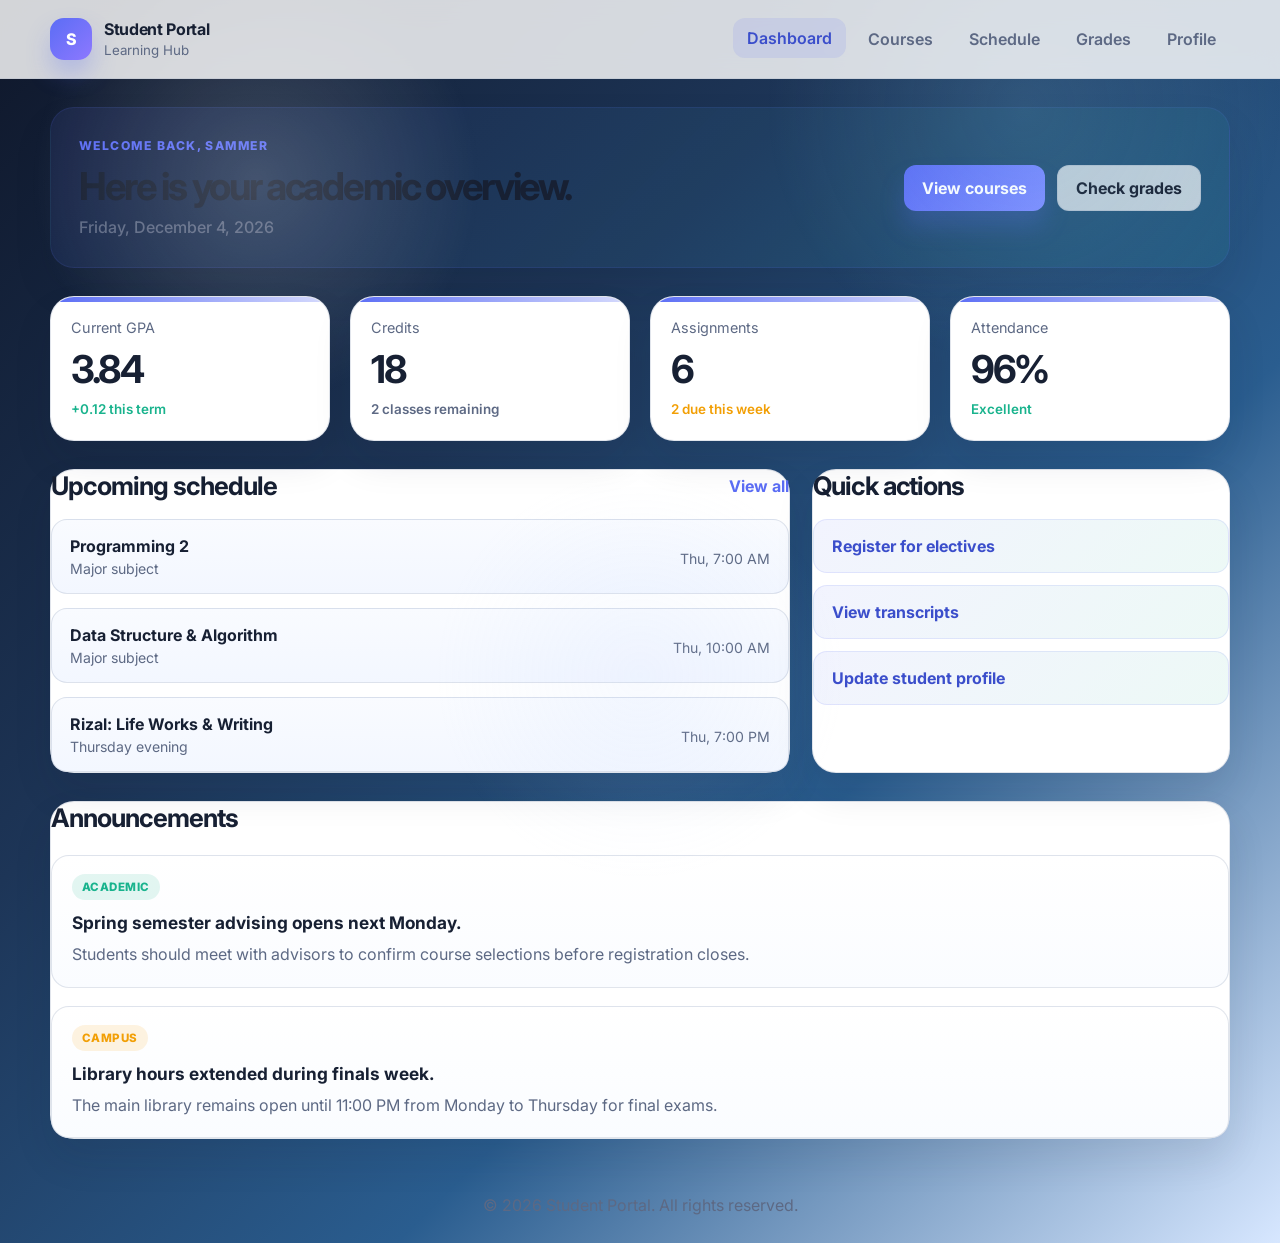
<file: index.html>
<!DOCTYPE html>
<html lang="en">
  <head>
    <meta charset="UTF-8" />
    <meta name="viewport" content="width=device-width, initial-scale=1.0" />
    <title>Student Portal | Dashboard</title>
    <link rel="preconnect" href="https://fonts.googleapis.com" />
    <link rel="preconnect" href="https://fonts.gstatic.com" crossorigin />
    <link href="https://fonts.googleapis.com/css2?family=Inter:wght@400;500;600;700;800&display=swap" rel="stylesheet" />
    <link rel="stylesheet" href="styles.css" />
  </head>
  <body>
    <header class="site-header">
      <div class="container nav-wrap">
        <div class="brand" aria-label="Student Portal Home">
          <span class="brand-mark">S</span>
          <div>
            <strong>Student Portal</strong>
            <small>Learning Hub</small>
          </div>
        </div>

        <button class="nav-toggle" aria-label="Toggle navigation" aria-expanded="false">
          ☰
        </button>

        <nav class="main-nav" id="mainNav" aria-label="Main navigation">
          <a class="nav-link active" href="index.html">Dashboard</a>
          <a class="nav-link" href="courses.html">Courses</a>
          <a class="nav-link" href="schedule.html">Schedule</a>
          <a class="nav-link" href="grades.html">Grades</a>
          <a class="nav-link" href="profile.html">Profile</a>
        </nav>
      </div>
    </header>

    <main class="container page-shell">
      <section class="page-hero panel">
        <div>
          <p class="eyebrow">Welcome back, Sammer</p>
          <h1>Here is your academic overview.</h1>
          <p class="subtitle" data-date>Loading date...</p>
        </div>
        <div class="hero-actions">
          <a class="primary-btn" href="courses.html">View courses</a>
          <a class="secondary-btn" href="grades.html">Check grades</a>
        </div>
      </section>

      <section class="stats-grid">
        <article class="stat-card panel">
          <span class="stat-label">Current GPA</span>
          <strong class="stat-value">3.84</strong>
          <small class="trend positive">+0.12 this term</small>
        </article>
        <article class="stat-card panel">
          <span class="stat-label">Credits</span>
          <strong class="stat-value">18</strong>
          <small class="trend neutral">2 classes remaining</small>
        </article>
        <article class="stat-card panel">
          <span class="stat-label">Assignments</span>
          <strong class="stat-value">6</strong>
          <small class="trend warning">2 due this week</small>
        </article>
        <article class="stat-card panel">
          <span class="stat-label">Attendance</span>
          <strong class="stat-value">96%</strong>
          <small class="trend positive">Excellent</small>
        </article>
      </section>

      <section class="content-grid">
        <div class="panel">
          <div class="panel-header">
            <h2>Upcoming schedule</h2>
            <a href="schedule.html">View all</a>
          </div>
          <ul class="schedule-list">
            <li>
              <div>
                <strong>Programming 2</strong>
                <span>Major subject</span>
              </div>
              <time>Thu, 7:00 AM</time>
            </li>
            <li>
              <div>
                <strong>Data Structure &amp; Algorithm</strong>
                <span>Major subject</span>
              </div>
              <time>Thu, 10:00 AM</time>
            </li>
            <li>
              <div>
                <strong>Rizal: Life Works &amp; Writing</strong>
                <span>Thursday evening</span>
              </div>
              <time>Thu, 7:00 PM</time>
            </li>
          </ul>
        </div>

        <div class="panel">
          <div class="panel-header">
            <h2>Quick actions</h2>
          </div>
          <div class="quick-actions">
            <a href="courses.html">Register for electives</a>
            <a href="grades.html">View transcripts</a>
            <a href="profile.html">Update student profile</a>
          </div>
        </div>
      </section>

      <section class="panel">
        <div class="panel-header">
          <h2>Announcements</h2>
        </div>
        <div class="announcement-list">
          <article>
            <span class="tag success">Academic</span>
            <h3>Spring semester advising opens next Monday.</h3>
            <p>Students should meet with advisors to confirm course selections before registration closes.</p>
          </article>
          <article>
            <span class="tag warning">Campus</span>
            <h3>Library hours extended during finals week.</h3>
            <p>The main library remains open until 11:00 PM from Monday to Thursday for final exams.</p>
          </article>
        </div>
      </section>
    </main>

    <footer class="site-footer">
      <div class="container">
        <p>© <span data-year></span> Student Portal. All rights reserved.</p>
      </div>
    </footer>

    <script src="script.js"></script>
  </body>
</html>
</file>
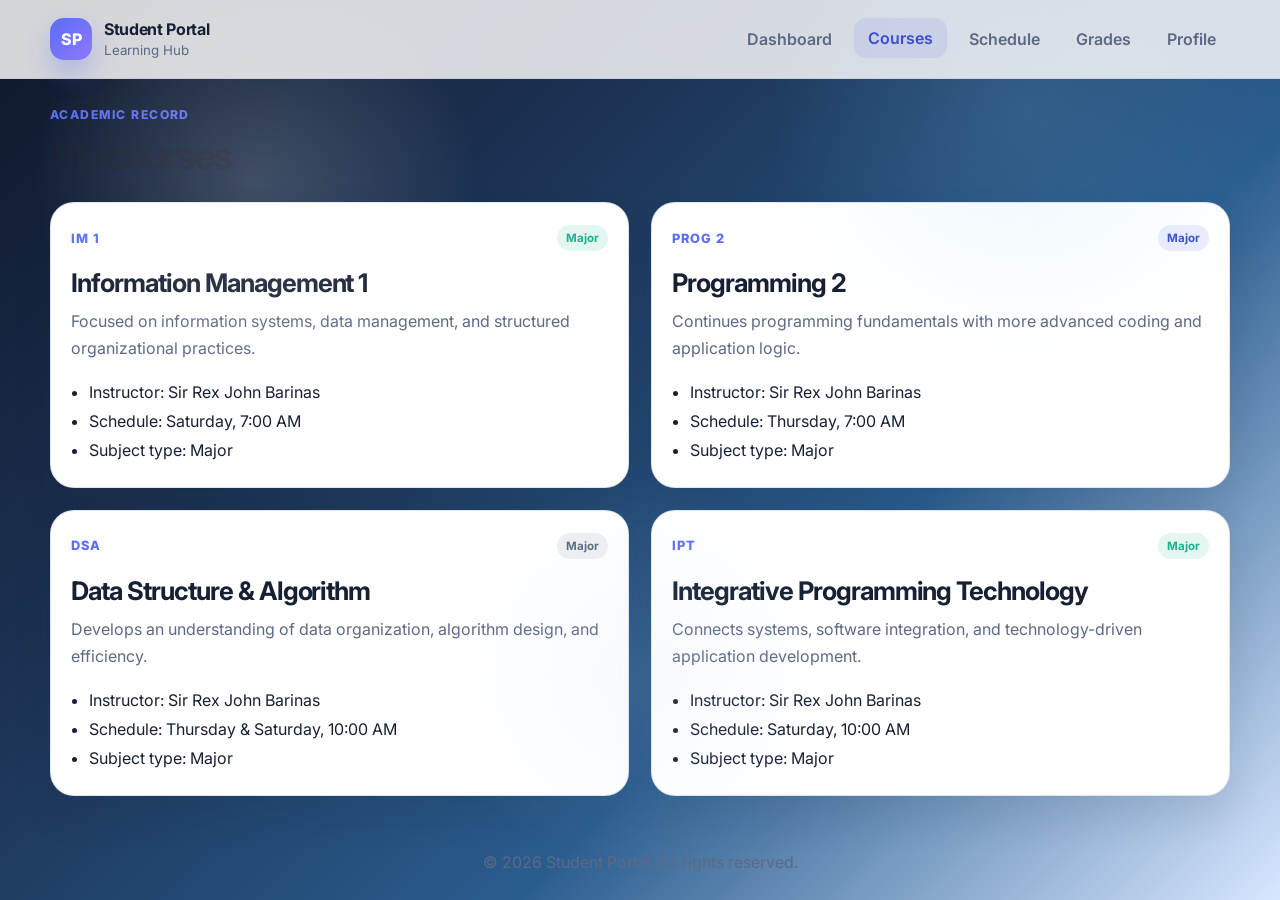
<file: courses.html>
<!DOCTYPE html>
<html lang="en">
  <head>
    <meta charset="UTF-8" />
    <meta name="viewport" content="width=device-width, initial-scale=1.0" />
    <title>Student Portal | Courses</title>
    <link rel="preconnect" href="https://fonts.googleapis.com" />
    <link rel="preconnect" href="https://fonts.gstatic.com" crossorigin />
    <link href="https://fonts.googleapis.com/css2?family=Inter:wght@400;500;600;700;800&display=swap" rel="stylesheet" />
    <link rel="stylesheet" href="styles.css" />
  </head>
  <body>
    <header class="site-header">
      <div class="container nav-wrap">
        <div class="brand" aria-label="Student Portal Home">
          <span class="brand-mark">SP</span>
          <div>
            <strong>Student Portal</strong>
            <small>Learning Hub</small>
          </div>
        </div>

        <button class="nav-toggle" aria-label="Toggle navigation" aria-expanded="false">
          ☰
        </button>

        <nav class="main-nav" id="mainNav" aria-label="Main navigation">
          <a class="nav-link" href="index.html">Dashboard</a>
          <a class="nav-link active" href="courses.html">Courses</a>
          <a class="nav-link" href="schedule.html">Schedule</a>
          <a class="nav-link" href="grades.html">Grades</a>
          <a class="nav-link" href="profile.html">Profile</a>
        </nav>
      </div>
    </header>

    <main class="container page-shell">
      <section class="page-heading">
        <p class="eyebrow">Academic record</p>
        <h1>My courses</h1>
      </section>

      <section class="course-grid">
        <article class="course-card panel">
          <div class="course-topline">
            <span class="course-code">IM 1</span>
            <span class="course-badge success">Major</span>
          </div>
          <h2>Information Management 1</h2>
          <p>Focused on information systems, data management, and structured organizational practices.</p>
          <ul>
            <li>Instructor: Sir Rex John Barinas</li>
            <li>Schedule: Saturday, 7:00 AM</li>
            <li>Subject type: Major</li>
          </ul>
        </article>

        <article class="course-card panel">
          <div class="course-topline">
            <span class="course-code">PROG 2</span>
            <span class="course-badge info">Major</span>
          </div>
          <h2>Programming 2</h2>
          <p>Continues programming fundamentals with more advanced coding and application logic.</p>
          <ul>
            <li>Instructor: Sir Rex John Barinas</li>
            <li>Schedule: Thursday, 7:00 AM</li>
            <li>Subject type: Major</li>
          </ul>
        </article>

        <article class="course-card panel">
          <div class="course-topline">
            <span class="course-code">DSA</span>
            <span class="course-badge neutral">Major</span>
          </div>
          <h2>Data Structure &amp; Algorithm</h2>
          <p>Develops an understanding of data organization, algorithm design, and efficiency.</p>
          <ul>
            <li>Instructor: Sir Rex John Barinas</li>
            <li>Schedule: Thursday &amp; Saturday, 10:00 AM</li>
            <li>Subject type: Major</li>
          </ul>
        </article>

        <article class="course-card panel">
          <div class="course-topline">
            <span class="course-code">IPT</span>
            <span class="course-badge success">Major</span>
          </div>
          <h2>Integrative Programming Technology</h2>
          <p>Connects systems, software integration, and technology-driven application development.</p>
          <ul>
            <li>Instructor: Sir Rex John Barinas</li>
            <li>Schedule: Saturday, 10:00 AM</li>
            <li>Subject type: Major</li>
          </ul>
        </article>
      </section>
    </main>

    <footer class="site-footer">
      <div class="container">
        <p>© <span data-year></span> Student Portal. All rights reserved.</p>
      </div>
    </footer>

    <script src="script.js"></script>
  </body>
</html>
</file>
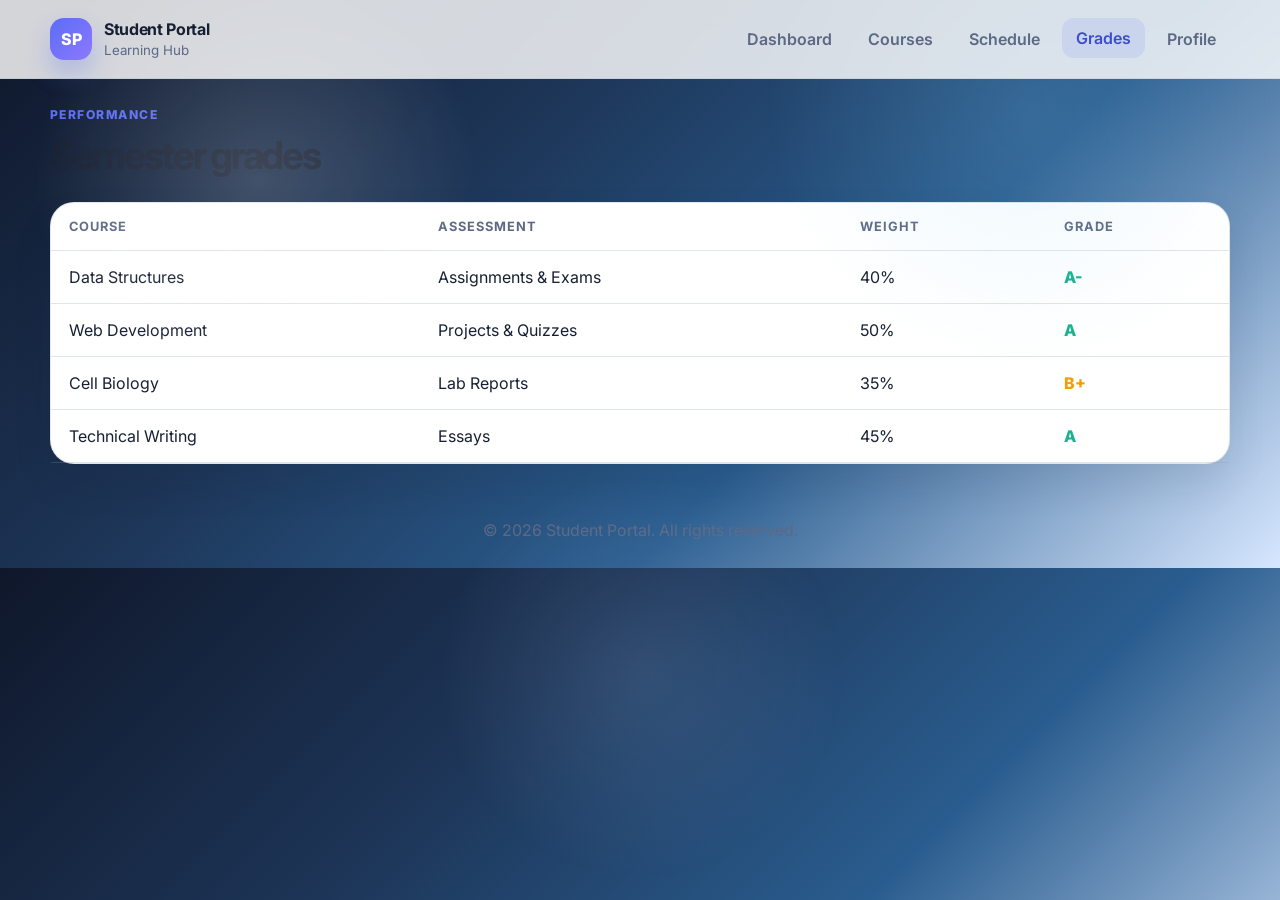
<file: grades.html>
<!DOCTYPE html>
<html lang="en">
  <head>
    <meta charset="UTF-8" />
    <meta name="viewport" content="width=device-width, initial-scale=1.0" />
    <title>Student Portal | Grades</title>
    <link rel="preconnect" href="https://fonts.googleapis.com" />
    <link rel="preconnect" href="https://fonts.gstatic.com" crossorigin />
    <link href="https://fonts.googleapis.com/css2?family=Inter:wght@400;500;600;700;800&display=swap" rel="stylesheet" />
    <link rel="stylesheet" href="styles.css" />
  </head>
  <body>
    <header class="site-header">
      <div class="container nav-wrap">
        <div class="brand" aria-label="Student Portal Home">
          <span class="brand-mark">SP</span>
          <div>
            <strong>Student Portal</strong>
            <small>Learning Hub</small>
          </div>
        </div>

        <button class="nav-toggle" aria-label="Toggle navigation" aria-expanded="false">
          ☰
        </button>

        <nav class="main-nav" id="mainNav" aria-label="Main navigation">
          <a class="nav-link" href="index.html">Dashboard</a>
          <a class="nav-link" href="courses.html">Courses</a>
          <a class="nav-link" href="schedule.html">Schedule</a>
          <a class="nav-link active" href="grades.html">Grades</a>
          <a class="nav-link" href="profile.html">Profile</a>
        </nav>
      </div>
    </header>

    <main class="container page-shell">
      <section class="page-heading">
        <p class="eyebrow">Performance</p>
        <h1>Semester grades</h1>
      </section>

      <section class="panel">
        <table class="grades-table">
          <thead>
            <tr>
              <th>Course</th>
              <th>Assessment</th>
              <th>Weight</th>
              <th>Grade</th>
            </tr>
          </thead>
          <tbody>
            <tr>
              <td>Data Structures</td>
              <td>Assignments & Exams</td>
              <td>40%</td>
              <td class="grade good">A-</td>
            </tr>
            <tr>
              <td>Web Development</td>
              <td>Projects & Quizzes</td>
              <td>50%</td>
              <td class="grade good">A</td>
            </tr>
            <tr>
              <td>Cell Biology</td>
              <td>Lab Reports</td>
              <td>35%</td>
              <td class="grade avg">B+</td>
            </tr>
            <tr>
              <td>Technical Writing</td>
              <td>Essays</td>
              <td>45%</td>
              <td class="grade good">A</td>
            </tr>
          </tbody>
        </table>
      </section>
    </main>

    <footer class="site-footer">
      <div class="container">
        <p>© <span data-year></span> Student Portal. All rights reserved.</p>
      </div>
    </footer>

    <script src="script.js"></script>
  </body>
</html>
</file>
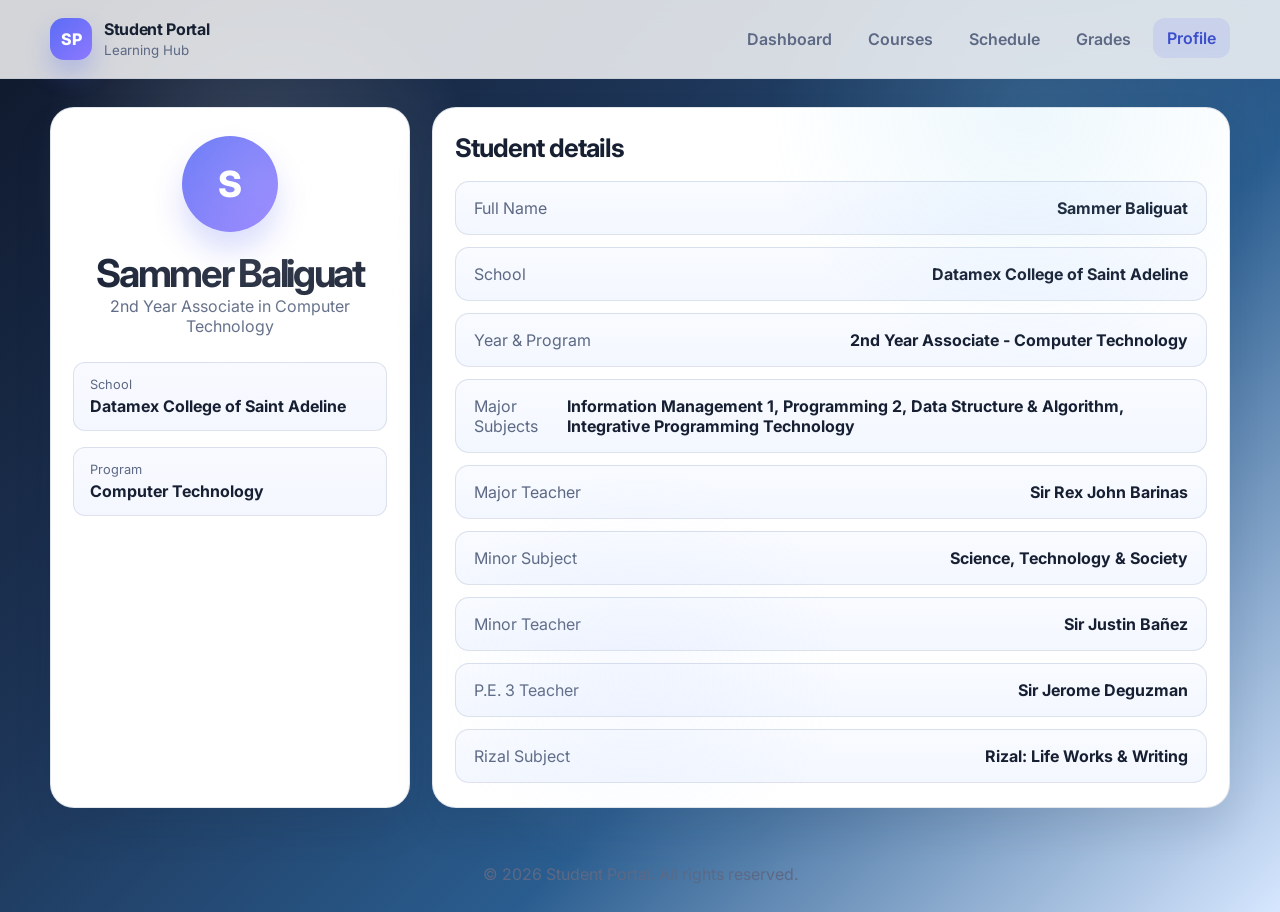
<file: profile.html>
<!DOCTYPE html>
<html lang="en">
  <head>
    <meta charset="UTF-8" />
    <meta name="viewport" content="width=device-width, initial-scale=1.0" />
    <title>Student Portal | Profile</title>
    <link rel="preconnect" href="https://fonts.googleapis.com" />
    <link rel="preconnect" href="https://fonts.gstatic.com" crossorigin />
    <link href="https://fonts.googleapis.com/css2?family=Inter:wght@400;500;600;700;800&display=swap" rel="stylesheet" />
    <link rel="stylesheet" href="styles.css" />
  </head>
  <body>
    <header class="site-header">
      <div class="container nav-wrap">
        <div class="brand" aria-label="Student Portal Home">
          <span class="brand-mark">SP</span>
          <div>
            <strong>Student Portal</strong>
            <small>Learning Hub</small>
          </div>
        </div>

        <button class="nav-toggle" aria-label="Toggle navigation" aria-expanded="false">
          ☰
        </button>

        <nav class="main-nav" id="mainNav" aria-label="Main navigation">
          <a class="nav-link" href="index.html">Dashboard</a>
          <a class="nav-link" href="courses.html">Courses</a>
          <a class="nav-link" href="schedule.html">Schedule</a>
          <a class="nav-link" href="grades.html">Grades</a>
          <a class="nav-link active" href="profile.html">Profile</a>
        </nav>
      </div>
    </header>

    <main class="container page-shell">
      <section class="profile-layout">
        <div class="panel profile-card">
          <div class="avatar">S</div>
          <h1>Sammer Baliguat</h1>
          <p class="text-muted">2nd Year Associate in Computer Technology</p>
          <div class="profile-meta">
            <div>
              <span>School</span>
              <strong>Datamex College of Saint Adeline</strong>
            </div>
            <div>
              <span>Program</span>
              <strong>Computer Technology</strong>
            </div>
          </div>
        </div>

        <div class="panel info-panel">
          <div class="panel-header">
            <h2>Student details</h2>
          </div>
          <ul class="detail-list">
            <li><span>Full Name</span><strong>Sammer Baliguat</strong></li>
            <li><span>School</span><strong>Datamex College of Saint Adeline</strong></li>
            <li><span>Year & Program</span><strong>2nd Year Associate - Computer Technology</strong></li>
            <li><span>Major Subjects</span><strong>Information Management 1, Programming 2, Data Structure &amp; Algorithm, Integrative Programming Technology</strong></li>
            <li><span>Major Teacher</span><strong>Sir Rex John Barinas</strong></li>
            <li><span>Minor Subject</span><strong>Science, Technology &amp; Society</strong></li>
            <li><span>Minor Teacher</span><strong>Sir Justin Bañez</strong></li>
            <li><span>P.E. 3 Teacher</span><strong>Sir Jerome Deguzman</strong></li>
            <li><span>Rizal Subject</span><strong>Rizal: Life Works &amp; Writing</strong></li>
          </ul>
        </div>
      </section>
    </main>

    <footer class="site-footer">
      <div class="container">
        <p>© <span data-year></span> Student Portal. All rights reserved.</p>
      </div>
    </footer>

    <script src="script.js"></script>
  </body>
</html>
</file>
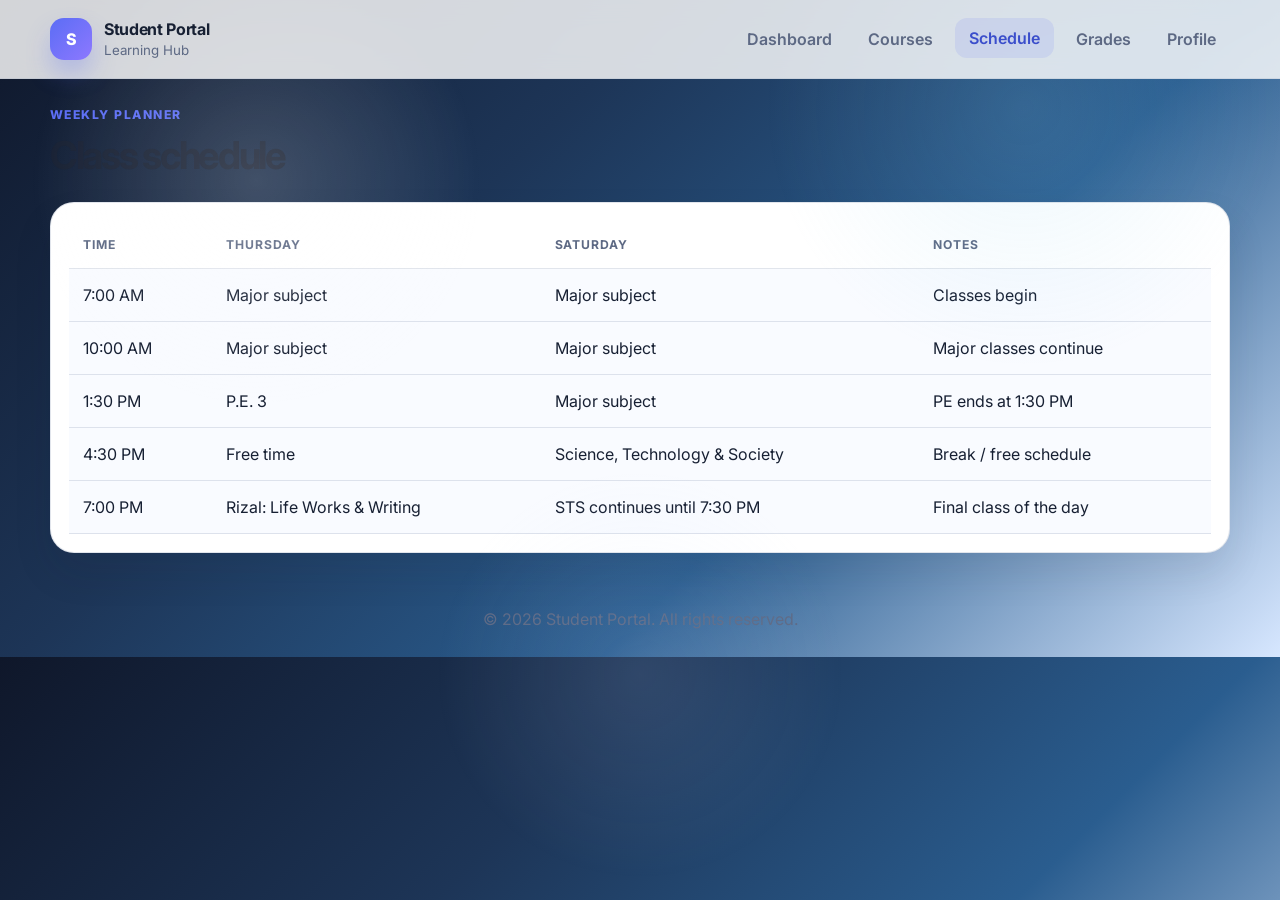
<file: schedule.html>
<!DOCTYPE html>
<html lang="en">
  <head>
    <meta charset="UTF-8" />
    <meta name="viewport" content="width=device-width, initial-scale=1.0" />
    <title>Student Portal | Schedule</title>
    <link rel="preconnect" href="https://fonts.googleapis.com" />
    <link rel="preconnect" href="https://fonts.gstatic.com" crossorigin />
    <link href="https://fonts.googleapis.com/css2?family=Inter:wght@400;500;600;700;800&display=swap" rel="stylesheet" />
    <link rel="stylesheet" href="styles.css" />
  </head>
  <body>
    <header class="site-header">
      <div class="container nav-wrap">
        <div class="brand" aria-label="Student Portal Home">
          <span class="brand-mark">S</span>
          <div>
            <strong>Student Portal</strong>
            <small>Learning Hub</small>
          </div>
        </div>

        <button class="nav-toggle" aria-label="Toggle navigation" aria-expanded="false">
          ☰
        </button>

        <nav class="main-nav" id="mainNav" aria-label="Main navigation">
          <a class="nav-link" href="index.html">Dashboard</a>
          <a class="nav-link" href="courses.html">Courses</a>
          <a class="nav-link active" href="schedule.html">Schedule</a>
          <a class="nav-link" href="grades.html">Grades</a>
          <a class="nav-link" href="profile.html">Profile</a>
        </nav>
      </div>
    </header>

    <main class="container page-shell">
      <section class="page-heading">
        <p class="eyebrow">Weekly planner</p>
        <h1>Class schedule</h1>
      </section>

      <section class="panel timetable-wrap">
        <table class="timetable">
          <thead>
            <tr>
              <th>Time</th>
              <th>Thursday</th>
              <th>Saturday</th>
              <th>Notes</th>
            </tr>
          </thead>
          <tbody>
            <tr>
              <td>7:00 AM</td>
              <td>Major subject</td>
              <td>Major subject</td>
              <td>Classes begin</td>
            </tr>
            <tr>
              <td>10:00 AM</td>
              <td>Major subject</td>
              <td>Major subject</td>
              <td>Major classes continue</td>
            </tr>
            <tr>
              <td>1:30 PM</td>
              <td>P.E. 3</td>
              <td>Major subject</td>
              <td>PE ends at 1:30 PM</td>
            </tr>
            <tr>
              <td>4:30 PM</td>
              <td>Free time</td>
              <td>Science, Technology &amp; Society</td>
              <td>Break / free schedule</td>
            </tr>
            <tr>
              <td>7:00 PM</td>
              <td>Rizal: Life Works &amp; Writing</td>
              <td>STS continues until 7:30 PM</td>
              <td>Final class of the day</td>
            </tr>
          </tbody>
        </table>
      </section>
    </main>

    <footer class="site-footer">
      <div class="container">
        <p>© <span data-year></span> Student Portal. All rights reserved.</p>
      </div>
    </footer>

    <script src="script.js"></script>
  </body>
</html>
</file>
<file: styles.css>
:root {
  --bg: #f3f6fb;
  --bg-deep: #eaf0fb;
  --panel: #ffffff;
  --panel-soft: #f8faff;
  --primary: #5b6df5;
  --primary-dark: #3b4ecb;
  --primary-soft: rgba(91, 109, 245, 0.12);
  --accent: #19b38d;
  --accent-soft: rgba(25, 179, 141, 0.12);
  --warning: #f29f05;
  --warning-soft: rgba(242, 159, 5, 0.12);
  --text: #172033;
  --muted: #5d6984;
  --border: rgba(135, 151, 179, 0.25);
  --shadow: 0 20px 38px rgba(21, 31, 53, 0.10);
}

* { box-sizing: border-box; }

html { scroll-behavior: smooth; }

body {
  margin: 0;
  font-family: 'Inter', sans-serif;
  background:
    linear-gradient(135deg, #0f172a 0%, #1d3557 35%, #2a5d8f 65%, #d7e7ff 100%);
  color: var(--text);
}

body::before {
  content: "";
  position: fixed;
  inset: 0;
  background:
    radial-gradient(circle at 20% 20%, rgba(255,255,255,0.18), transparent 18%),
    radial-gradient(circle at 80% 12%, rgba(137, 207, 240, 0.15), transparent 20%),
    radial-gradient(circle at 50% 75%, rgba(192, 214, 255, 0.12), transparent 22%);
  pointer-events: none;
}

a { color: inherit; text-decoration: none; }

img { max-width: 100%; display: block; }

.container {
  width: min(1180px, calc(100% - 32px));
  margin: 0 auto;
}

.site-header {
  position: sticky;
  top: 0;
  z-index: 20;
  background: rgba(255, 255, 255, 0.82);
  backdrop-filter: blur(12px);
  border-bottom: 1px solid rgba(135, 151, 179, 0.18);
}

.nav-wrap {
  display: flex;
  align-items: center;
  justify-content: space-between;
  min-height: 78px;
  gap: 20px;
}

.brand {
  display: inline-flex;
  align-items: center;
  gap: 12px;
}

.brand strong {
  display: block;
  font-size: 1rem;
  letter-spacing: -0.02em;
}

.brand small {
  color: var(--muted);
}

.brand-mark {
  display: grid;
  place-items: center;
  width: 42px;
  height: 42px;
  border-radius: 14px;
  background: linear-gradient(135deg, var(--primary), #8d78ff);
  color: #fff;
  font-weight: 800;
  box-shadow: 0 14px 24px rgba(91, 109, 245, 0.28);
}

.main-nav {
  display: flex;
  align-items: center;
  gap: 8px;
}

.nav-link {
  padding: 10px 14px;
  border-radius: 12px;
  color: var(--muted);
  font-weight: 600;
  transition: transform 0.2s ease, background 0.2s ease, color 0.2s ease;
}

.nav-link:hover,
.nav-link.active {
  background: var(--primary-soft);
  color: var(--primary-dark);
  transform: translateY(-1px);
}

.nav-toggle {
  display: none;
  border: 0;
  background: linear-gradient(135deg, #eef2ff, #f7f9ff);
  color: var(--text);
  border-radius: 12px;
  width: 44px;
  height: 44px;
  font-size: 1.3rem;
  cursor: pointer;
  box-shadow: 0 12px 20px rgba(23, 32, 51, 0.08);
}

.page-shell {
  padding: 28px 0 56px;
}

.page-heading {
  margin-bottom: 24px;
}

.eyebrow {
  margin: 0;
  font-size: 0.76rem;
  text-transform: uppercase;
  letter-spacing: 0.12em;
  color: var(--primary);
  font-weight: 800;
}

h1 {
  margin: 10px 0 0;
  font-size: clamp(2.1rem, 3vw, 3rem);
  letter-spacing: -0.06em;
}

h2 {
  margin: 0;
  font-size: clamp(1.2rem, 2vw, 1.6rem);
  letter-spacing: -0.04em;
}

p { margin: 0; }

.panel {
  background: var(--panel);
  border: 1px solid var(--border);
  border-radius: 24px;
  box-shadow: var(--shadow);
}

.page-hero {
  display: flex;
  align-items: center;
  justify-content: space-between;
  gap: 24px;
  padding: 30px 28px;
  background: linear-gradient(135deg, rgba(91, 109, 245, 0.1), rgba(25, 179, 141, 0.09));
  border: 1px solid rgba(91, 109, 245, 0.12);
}

.subtitle {
  color: var(--muted);
  margin-top: 8px;
  font-weight: 500;
}

.hero-actions {
  display: flex;
  align-items: center;
  flex-wrap: wrap;
  gap: 12px;
}

.primary-btn,
.secondary-btn {
  display: inline-flex;
  justify-content: center;
  align-items: center;
  min-height: 46px;
  padding: 0 18px;
  border-radius: 12px;
  font-weight: 700;
  transition: transform 0.2s ease, box-shadow 0.2s ease;
}

.primary-btn:hover,
.secondary-btn:hover {
  transform: translateY(-1px);
}

.primary-btn {
  background: linear-gradient(135deg, var(--primary), #7d8cff);
  color: #fff;
  box-shadow: 0 16px 24px rgba(91, 109, 245, 0.24);
}

.secondary-btn {
  background: rgba(255, 255, 255, 0.7);
  border: 1px solid var(--border);
  color: var(--text);
}

.stats-grid {
  display: grid;
  grid-template-columns: repeat(4, minmax(0, 1fr));
  gap: 20px;
  margin: 28px 0;
}

.stat-card {
  padding: 22px 20px;
  position: relative;
  overflow: hidden;
}

.stat-card::before {
  content: "";
  position: absolute;
  inset: 0 auto auto 0;
  width: 100%;
  height: 5px;
  background: linear-gradient(90deg, var(--primary), rgba(91, 109, 245, 0.25));
}

.stat-label {
  display: block;
  color: var(--muted);
  font-size: 0.9rem;
  margin-bottom: 14px;
}

.stat-value {
  display: block;
  font-size: clamp(1.8rem, 3vw, 2.5rem);
  line-height: 1;
  margin-bottom: 10px;
  letter-spacing: -0.06em;
}

.trend {
  font-size: 0.84rem;
  font-weight: 600;
}

.trend.positive { color: var(--accent); }
.trend.warning { color: var(--warning); }
.trend.neutral { color: var(--muted); }

.content-grid {
  display: grid;
  grid-template-columns: 1.45fr 0.82fr;
  gap: 22px;
  margin-bottom: 28px;
}

.panel-header {
  display: flex;
  align-items: center;
  justify-content: space-between;
  gap: 16px;
  margin-bottom: 18px;
}

.panel-header a {
  color: var(--primary);
  font-weight: 700;
}

.schedule-list,
.detail-list,
.quick-actions {
  list-style: none;
  padding: 0;
  margin: 0;
}

.schedule-list {
  display: grid;
  gap: 14px;
}

.schedule-list li {
  display: flex;
  align-items: center;
  justify-content: space-between;
  gap: 16px;
  padding: 16px 18px;
  border-radius: 16px;
  background: linear-gradient(180deg, #f9fbff, #f3f7ff);
  border: 1px solid var(--border);
}

.schedule-list strong,
.schedule-list span,
.schedule-list time {
  display: block;
}

.schedule-list span,
.schedule-list time {
  margin-top: 4px;
  color: var(--muted);
  font-size: 0.88rem;
}

.quick-actions {
  display: grid;
  gap: 12px;
}

.quick-actions a {
  padding: 16px 18px;
  border-radius: 14px;
  background: linear-gradient(135deg, rgba(91, 109, 245, 0.08), rgba(25, 179, 141, 0.08));
  color: var(--primary-dark);
  font-weight: 700;
  border: 1px solid rgba(91, 109, 245, 0.12);
}

.announcement-list {
  display: grid;
  gap: 18px;
  padding-top: 4px;
}

.announcement-list article {
  padding: 18px 20px;
  border-radius: 18px;
  border: 1px solid var(--border);
  background: linear-gradient(180deg, #ffffff, #fafcff);
}

.announcement-list h3 {
  margin: 12px 0 8px;
  font-size: 1.08rem;
}

.announcement-list p {
  color: var(--muted);
  line-height: 1.7;
}

.tag {
  display: inline-block;
  padding: 6px 10px;
  border-radius: 999px;
  font-size: 0.72rem;
  font-weight: 800;
  text-transform: uppercase;
  letter-spacing: 0.04em;
}

.tag.success {
  background: var(--accent-soft);
  color: var(--accent);
}

.tag.warning {
  background: var(--warning-soft);
  color: var(--warning);
}

.course-grid {
  display: grid;
  grid-template-columns: repeat(2, minmax(0, 1fr));
  gap: 22px;
}

.course-card {
  padding: 22px 20px;
}

.course-topline {
  display: flex;
  align-items: center;
  justify-content: space-between;
  gap: 12px;
  margin-bottom: 16px;
}

.course-code {
  font-size: 0.8rem;
  font-weight: 800;
  letter-spacing: 0.08em;
  color: var(--primary);
}

.course-badge {
  display: inline-flex;
  align-items: center;
  padding: 6px 9px;
  border-radius: 999px;
  font-size: 0.72rem;
  font-weight: 700;
}

.course-badge.success {
  background: var(--accent-soft);
  color: var(--accent);
}

.course-badge.info {
  background: var(--primary-soft);
  color: var(--primary-dark);
}

.course-badge.neutral {
  background: rgba(93, 105, 132, 0.1);
  color: var(--muted);
}

.course-card h2 {
  margin-bottom: 10px;
}

.course-card p {
  color: var(--muted);
  line-height: 1.7;
  margin-bottom: 16px;
}

.course-card ul {
  padding-left: 18px;
  color: var(--text);
  line-height: 1.8;
  margin: 0;
}

.timetable-wrap {
  overflow-x: auto;
  padding: 18px;
}

.timetable {
  width: 100%;
  border-collapse: collapse;
  min-width: 700px;
}

.timetable th,
.timetable td {
  padding: 16px 14px;
  border-bottom: 1px solid var(--border);
  text-align: left;
}

.timetable th {
  color: var(--muted);
  font-size: 0.76rem;
  text-transform: uppercase;
  letter-spacing: 0.08em;
}

.timetable td {
  background: rgba(248, 250, 255, 0.8);
}

.grades-table {
  width: 100%;
  border-collapse: collapse;
}

.grades-table th,
.grades-table td {
  padding: 16px 18px;
  border-bottom: 1px solid var(--border);
  text-align: left;
}

.grades-table th {
  color: var(--muted);
  font-size: 0.8rem;
  text-transform: uppercase;
  letter-spacing: 0.08em;
}

.grade {
  font-weight: 800;
}

.grade.good { color: var(--accent); }
.grade.avg { color: var(--warning); }

.profile-layout {
  display: grid;
  grid-template-columns: 360px 1fr;
  gap: 22px;
}

.profile-card {
  padding: 28px 22px;
  text-align: center;
}

.avatar {
  width: 96px;
  height: 96px;
  margin: 0 auto 18px;
  display: grid;
  place-items: center;
  border-radius: 50%;
  background: linear-gradient(135deg, var(--primary), #8d78ff);
  color: #fff;
  font-size: 2.25rem;
  font-weight: 800;
  box-shadow: 0 18px 28px rgba(91,109,245,0.25);
}

.text-muted {
  color: var(--muted);
}

.profile-meta {
  display: grid;
  gap: 16px;
  margin-top: 26px;
  text-align: left;
}

.profile-meta div {
  padding: 14px 16px;
  border-radius: 12px;
  background: linear-gradient(180deg, #f9faff, #f4f7ff);
  border: 1px solid var(--border);
}

.profile-meta span {
  display: block;
  font-size: 0.8rem;
  color: var(--muted);
  margin-bottom: 4px;
}

.info-panel {
  padding: 24px 22px;
}

.detail-list {
  display: grid;
  gap: 12px;
}

.detail-list li {
  display: flex;
  align-items: center;
  justify-content: space-between;
  gap: 12px;
  padding: 16px 18px;
  border-radius: 14px;
  background: linear-gradient(180deg, #f9fbff, #f3f7ff);
  border: 1px solid var(--border);
}

.detail-list span {
  color: var(--muted);
}

.site-footer {
  padding: 0 0 28px;
  color: var(--muted);
  text-align: center;
}

@media (max-width: 820px) {
  .main-nav {
    position: absolute;
    top: 78px;
    left: 16px;
    right: 16px;
    display: none;
    flex-direction: column;
    align-items: stretch;
    padding: 14px;
    background: rgba(255, 255, 255, 0.98);
    border: 1px solid var(--border);
    border-radius: 18px;
    box-shadow: var(--shadow);
  }

  .main-nav.open {
    display: flex;
  }

  .nav-toggle {
    display: inline-grid;
    place-items: center;
  }

  .page-hero,
  .content-grid,
  .profile-layout,
  .course-grid,
  .stats-grid {
    grid-template-columns: 1fr;
    display: grid;
  }

  .page-hero {
    padding: 24px 18px;
  }

  .hero-actions {
    justify-content: flex-start;
  }

  .detail-list li,
  .schedule-list li {
    flex-direction: column;
    align-items: flex-start;
  }
}
</file>
